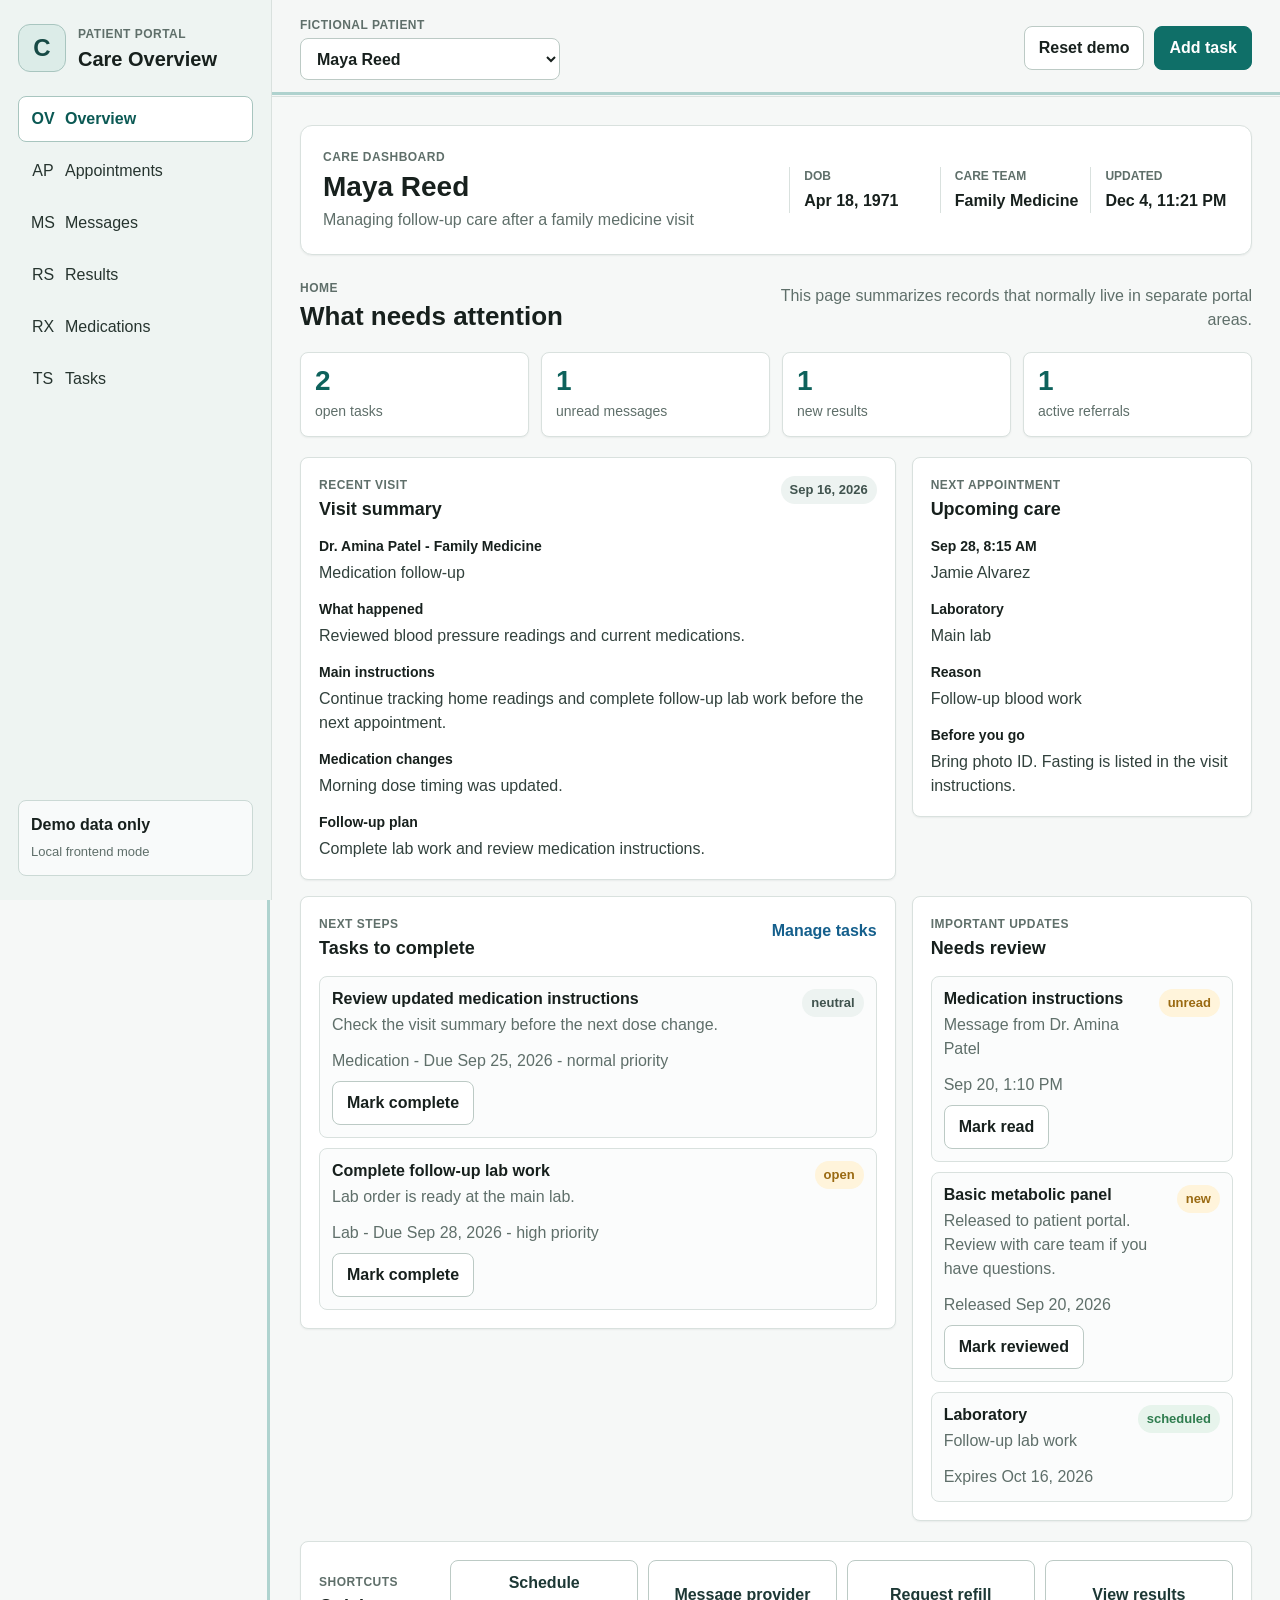
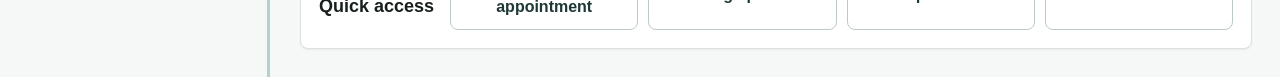
<file: frontend/index.html>
<!doctype html>
<html lang="en">
  <head>
    <meta charset="utf-8">
    <meta name="viewport" content="width=device-width, initial-scale=1">
    <title>Care Overview</title>
    <link rel="icon" href="data:,">
    <link rel="stylesheet" href="styles.css">
  </head>
  <body>
    <a class="skip-link" href="#main">Skip to main content</a>
    <div class="app-shell">
      <aside class="sidebar" aria-label="Primary">
        <div class="brand">
          <div class="brand-mark" aria-hidden="true">C</div>
          <div>
            <p class="eyebrow">Patient portal</p>
            <h1>Care Overview</h1>
          </div>
        </div>

        <nav class="nav-list" aria-label="Sections">
          <button class="nav-item is-active" type="button" data-view="overview">
            <span aria-hidden="true">OV</span>
            Overview
          </button>
          <button class="nav-item" type="button" data-view="appointments">
            <span aria-hidden="true">AP</span>
            Appointments
          </button>
          <button class="nav-item" type="button" data-view="messages">
            <span aria-hidden="true">MS</span>
            Messages
          </button>
          <button class="nav-item" type="button" data-view="results">
            <span aria-hidden="true">RS</span>
            Results
          </button>
          <button class="nav-item" type="button" data-view="medications">
            <span aria-hidden="true">RX</span>
            Medications
          </button>
          <button class="nav-item" type="button" data-view="tasks">
            <span aria-hidden="true">TS</span>
            Tasks
          </button>
        </nav>

        <div class="sidebar-note">
          <p>Demo data only</p>
          <span id="data-source">Local frontend mode</span>
        </div>
      </aside>

      <div class="page">
        <header class="topbar">
          <div>
            <p class="eyebrow">Fictional patient</p>
            <label class="patient-picker">
              <span class="sr-only">Select patient</span>
              <select id="patient-select"></select>
            </label>
          </div>
          <div class="topbar-actions">
            <button class="button secondary" type="button" id="reset-demo">Reset demo</button>
            <button class="button primary" type="button" data-jump="tasks">Add task</button>
          </div>
        </header>

        <main id="main" class="content" tabindex="-1">
          <div class="patient-banner">
            <div>
              <p class="eyebrow">Care dashboard</p>
              <h2 id="patient-name">Loading</h2>
              <p id="patient-context" class="muted">Loading patient information.</p>
            </div>
            <dl class="patient-facts" aria-label="Patient facts">
              <div>
                <dt>DOB</dt>
                <dd id="patient-dob">--</dd>
              </div>
              <div>
                <dt>Care team</dt>
                <dd id="patient-team">--</dd>
              </div>
              <div>
                <dt>Updated</dt>
                <dd id="last-updated">--</dd>
              </div>
            </dl>
          </div>

          <section class="view is-visible" id="view-overview" aria-labelledby="overview-title">
            <div class="section-heading">
              <div>
                <p class="eyebrow">Home</p>
                <h2 id="overview-title">What needs attention</h2>
              </div>
              <p class="muted">This page summarizes records that normally live in separate portal areas.</p>
            </div>

            <div class="metric-strip" aria-label="Important update counts">
              <article class="metric">
                <span id="count-tasks">0</span>
                <p>open tasks</p>
              </article>
              <article class="metric">
                <span id="count-messages">0</span>
                <p>unread messages</p>
              </article>
              <article class="metric">
                <span id="count-results">0</span>
                <p>new results</p>
              </article>
              <article class="metric">
                <span id="count-referrals">0</span>
                <p>active referrals</p>
              </article>
            </div>

            <div class="dashboard-grid">
              <section class="panel panel-large" aria-labelledby="recent-visit-title">
                <div class="panel-header">
                  <div>
                    <p class="eyebrow">Recent visit</p>
                    <h3 id="recent-visit-title">Visit summary</h3>
                  </div>
                  <span class="status neutral" id="recent-visit-date">--</span>
                </div>
                <div id="recent-visit"></div>
              </section>

              <section class="panel" aria-labelledby="appointment-title">
                <div class="panel-header">
                  <div>
                    <p class="eyebrow">Next appointment</p>
                    <h3 id="appointment-title">Upcoming care</h3>
                  </div>
                </div>
                <div id="next-appointment"></div>
              </section>

              <section class="panel panel-large" aria-labelledby="next-steps-title">
                <div class="panel-header">
                  <div>
                    <p class="eyebrow">Next steps</p>
                    <h3 id="next-steps-title">Tasks to complete</h3>
                  </div>
                  <button class="text-button" type="button" data-jump="tasks">Manage tasks</button>
                </div>
                <div id="task-list" class="item-list"></div>
              </section>

              <section class="panel" aria-labelledby="updates-title">
                <div class="panel-header">
                  <div>
                    <p class="eyebrow">Important updates</p>
                    <h3 id="updates-title">Needs review</h3>
                  </div>
                </div>
                <div id="updates-list" class="item-list"></div>
              </section>
            </div>

            <section class="quick-access" aria-labelledby="quick-title">
              <div>
                <p class="eyebrow">Shortcuts</p>
                <h3 id="quick-title">Quick access</h3>
              </div>
              <div class="quick-grid">
                <button class="quick-link" type="button" data-jump="appointments">Schedule appointment</button>
                <button class="quick-link" type="button" data-jump="messages">Message provider</button>
                <button class="quick-link" type="button" data-jump="medications">Request refill</button>
                <button class="quick-link" type="button" data-jump="results">View results</button>
              </div>
            </section>
          </section>

          <section class="view" id="view-appointments" aria-labelledby="appointments-title">
            <div class="section-heading">
              <div>
                <p class="eyebrow">Appointments</p>
                <h2 id="appointments-title">Upcoming and past visits</h2>
              </div>
            </div>
            <div class="split-layout">
              <section class="panel" aria-labelledby="new-appointment-title">
                <h3 id="new-appointment-title">Add appointment</h3>
                <form id="appointment-form" class="form-grid">
                  <label>
                    Provider
                    <select name="providerId" required></select>
                  </label>
                  <label>
                    Date and time
                    <input name="startsAt" type="datetime-local" required>
                  </label>
                  <label>
                    Visit type
                    <select name="visitType" required>
                      <option value="Office visit">Office visit</option>
                      <option value="Telehealth">Telehealth</option>
                      <option value="Lab visit">Lab visit</option>
                    </select>
                  </label>
                  <label>
                    Reason
                    <input name="reason" type="text" maxlength="80" required>
                  </label>
                  <label class="span-2">
                    Preparation notes
                    <textarea name="prepNotes" rows="3"></textarea>
                  </label>
                  <button class="button primary span-2" type="submit">Add appointment</button>
                </form>
              </section>
              <section class="panel" aria-labelledby="appointment-list-title">
                <h3 id="appointment-list-title">Appointment list</h3>
                <div id="appointments-list" class="item-list"></div>
              </section>
            </div>
          </section>

          <section class="view" id="view-messages" aria-labelledby="messages-title">
            <div class="section-heading">
              <div>
                <p class="eyebrow">Messages</p>
                <h2 id="messages-title">Care team messages</h2>
              </div>
            </div>
            <section class="panel">
              <div id="messages-list" class="item-list"></div>
            </section>
          </section>

          <section class="view" id="view-results" aria-labelledby="results-title">
            <div class="section-heading">
              <div>
                <p class="eyebrow">Results</p>
                <h2 id="results-title">Released test results</h2>
              </div>
              <p class="muted">The prototype only shows existing result summaries. It does not interpret medical meaning.</p>
            </div>
            <section class="panel">
              <div id="results-list" class="item-list"></div>
            </section>
          </section>

          <section class="view" id="view-medications" aria-labelledby="medications-title">
            <div class="section-heading">
              <div>
                <p class="eyebrow">Medications</p>
                <h2 id="medications-title">Medication and refill view</h2>
              </div>
            </div>
            <section class="panel">
              <div id="medications-list" class="item-list"></div>
            </section>
          </section>

          <section class="view" id="view-tasks" aria-labelledby="tasks-title">
            <div class="section-heading">
              <div>
                <p class="eyebrow">Tasks</p>
                <h2 id="tasks-title">Follow-up checklist</h2>
              </div>
            </div>
            <div class="split-layout">
              <section class="panel" aria-labelledby="new-task-title">
                <h3 id="new-task-title">Add follow-up task</h3>
                <form id="task-form" class="form-grid">
                  <label class="span-2">
                    Task title
                    <input name="title" type="text" maxlength="80" required>
                  </label>
                  <label>
                    Type
                    <select name="type" required>
                      <option value="Lab">Lab</option>
                      <option value="Medication">Medication</option>
                      <option value="Referral">Referral</option>
                      <option value="Message">Message</option>
                      <option value="Form">Form</option>
                    </select>
                  </label>
                  <label>
                    Priority
                    <select name="priority" required>
                      <option value="normal">Normal</option>
                      <option value="high">High</option>
                      <option value="low">Low</option>
                    </select>
                  </label>
                  <label>
                    Due date
                    <input name="dueAt" type="date" required>
                  </label>
                  <label class="span-2">
                    Details
                    <textarea name="details" rows="3"></textarea>
                  </label>
                  <button class="button primary span-2" type="submit">Add task</button>
                </form>
              </section>
              <section class="panel" aria-labelledby="all-tasks-title">
                <h3 id="all-tasks-title">All tasks</h3>
                <div id="all-tasks-list" class="item-list"></div>
              </section>
            </div>
          </section>
        </main>
      </div>
    </div>

    <div class="toast" id="toast" role="status" aria-live="polite"></div>
    <script src="app.js"></script>
  </body>
</html>
</file>
<file: frontend/styles.css>
:root {
  color-scheme: light;
  --page: #f6f8f7;
  --surface: #ffffff;
  --surface-soft: #fbfcfc;
  --text: #17201d;
  --muted: #5f6f6a;
  --border: #d9e1de;
  --border-strong: #bccac5;
  --action: #0f6f68;
  --action-hover: #0b5954;
  --link: #145f8c;
  --success: #2f7d4f;
  --warning: #9a6a12;
  --error: #a33a32;
  --info: #2d6f94;
  --focus: #1b8279;
  --radius: 8px;
  --sidebar: 272px;
  --shadow: 0 1px 2px rgba(23, 32, 29, 0.06);
}

* {
  box-sizing: border-box;
}

html {
  min-width: 320px;
}

body {
  margin: 0;
  background: var(--page);
  color: var(--text);
  font-family: -apple-system, BlinkMacSystemFont, "Segoe UI", Roboto, Helvetica, Arial, sans-serif;
  font-size: 16px;
  line-height: 1.5;
  letter-spacing: 0;
}

button,
input,
select,
textarea {
  font: inherit;
}

button {
  cursor: pointer;
}

button:disabled {
  cursor: not-allowed;
  opacity: 0.58;
}

:focus-visible {
  outline: 3px solid rgba(27, 130, 121, 0.32);
  outline-offset: 2px;
}

.skip-link {
  position: fixed;
  top: 12px;
  left: 12px;
  z-index: 10;
  transform: translateY(-140%);
  border-radius: var(--radius);
  background: var(--text);
  color: #ffffff;
  padding: 10px 14px;
}

.skip-link:focus {
  transform: translateY(0);
}

.sr-only {
  position: absolute;
  width: 1px;
  height: 1px;
  overflow: hidden;
  clip: rect(0, 0, 0, 0);
  white-space: nowrap;
}

.app-shell {
  display: grid;
  min-height: 100vh;
  grid-template-columns: var(--sidebar) minmax(0, 1fr);
}

.sidebar {
  position: sticky;
  top: 0;
  display: flex;
  height: 100vh;
  flex-direction: column;
  gap: 24px;
  border-right: 1px solid var(--border);
  background: #eef4f2;
  padding: 24px 18px;
}

.brand {
  display: grid;
  grid-template-columns: 48px 1fr;
  gap: 12px;
  align-items: center;
}

.brand-mark {
  display: grid;
  width: 48px;
  height: 48px;
  place-items: center;
  border: 1px solid #a8c5bf;
  border-radius: 12px;
  background: #dcece8;
  color: #174a45;
  font-size: 24px;
  font-weight: 700;
}

.brand h1,
.patient-banner h2,
.section-heading h2,
.panel h3,
.quick-access h3 {
  margin: 0;
  letter-spacing: 0;
}

.brand h1 {
  font-size: 20px;
  line-height: 1.2;
}

.eyebrow {
  margin: 0 0 4px;
  color: var(--muted);
  font-size: 12px;
  font-weight: 700;
  letter-spacing: 0.04em;
  text-transform: uppercase;
}

.nav-list {
  display: grid;
  gap: 6px;
}

.nav-item {
  display: flex;
  min-height: 44px;
  align-items: center;
  gap: 10px;
  border: 1px solid transparent;
  border-radius: var(--radius);
  background: transparent;
  color: #26342f;
  padding: 10px 12px;
  text-align: left;
}

.nav-item:hover {
  border-color: #cbd9d5;
  background: #f7fbfa;
}

.nav-item.is-active {
  border-color: #a8c5bf;
  background: #ffffff;
  color: #0b5954;
  font-weight: 700;
}

.nav-item span {
  display: grid;
  width: 24px;
  height: 24px;
  place-items: center;
  color: inherit;
}

.sidebar-note {
  margin-top: auto;
  border: 1px solid #cbd9d5;
  border-radius: var(--radius);
  background: rgba(255, 255, 255, 0.62);
  padding: 12px;
}

.sidebar-note p {
  margin: 0 0 2px;
  font-weight: 700;
}

.sidebar-note span {
  color: var(--muted);
  font-size: 13px;
}

.page {
  min-width: 0;
}

.topbar {
  display: flex;
  min-height: 80px;
  align-items: center;
  justify-content: space-between;
  gap: 16px;
  border-bottom: 1px solid var(--border);
  background: rgba(246, 248, 247, 0.92);
  padding: 16px 28px;
}

.patient-picker select,
input,
select,
textarea {
  width: 100%;
  border: 1px solid var(--border-strong);
  border-radius: var(--radius);
  background: #ffffff;
  color: var(--text);
}

.patient-picker select {
  min-width: 260px;
  min-height: 42px;
  padding: 8px 12px;
  font-weight: 700;
}

.topbar-actions {
  display: flex;
  flex-wrap: wrap;
  gap: 10px;
  justify-content: flex-end;
}

.button {
  display: inline-flex;
  min-height: 42px;
  align-items: center;
  justify-content: center;
  border-radius: var(--radius);
  padding: 9px 14px;
  font-weight: 700;
  text-decoration: none;
}

.button.primary {
  border: 1px solid var(--action);
  background: var(--action);
  color: #ffffff;
}

.button.primary:hover {
  border-color: var(--action-hover);
  background: var(--action-hover);
}

.button.secondary {
  border: 1px solid var(--border-strong);
  background: #ffffff;
  color: var(--text);
}

.button.secondary:hover {
  border-color: #91aaa3;
  background: #f8fbfa;
}

.button.danger {
  border: 1px solid var(--error);
  background: #ffffff;
  color: var(--error);
}

.text-button {
  border: 0;
  background: transparent;
  color: var(--link);
  font-weight: 700;
  padding: 4px 0;
}

.text-button:hover {
  color: #0f4e75;
  text-decoration: underline;
}

.content {
  display: grid;
  gap: 24px;
  max-width: 1240px;
  margin: 0 auto;
  padding: 28px;
}

.patient-banner {
  display: grid;
  grid-template-columns: minmax(0, 1fr) auto;
  gap: 24px;
  align-items: center;
  border: 1px solid var(--border);
  border-radius: 12px;
  background: var(--surface);
  padding: 22px;
  box-shadow: var(--shadow);
}

.patient-banner h2 {
  font-size: 28px;
  line-height: 1.2;
}

.muted {
  margin: 4px 0 0;
  color: var(--muted);
}

.patient-facts {
  display: grid;
  grid-template-columns: repeat(3, minmax(120px, 1fr));
  gap: 12px;
  margin: 0;
}

.patient-facts div {
  border-left: 1px solid var(--border);
  padding-left: 14px;
}

.patient-facts dt {
  color: var(--muted);
  font-size: 12px;
  font-weight: 700;
  text-transform: uppercase;
}

.patient-facts dd {
  margin: 4px 0 0;
  font-weight: 700;
}

.view {
  display: none;
}

.view.is-visible {
  display: grid;
  gap: 20px;
}

.section-heading {
  display: flex;
  align-items: end;
  justify-content: space-between;
  gap: 16px;
}

.section-heading h2 {
  font-size: 26px;
  line-height: 1.2;
}

.section-heading .muted {
  max-width: 520px;
  text-align: right;
}

.metric-strip {
  display: grid;
  grid-template-columns: repeat(4, minmax(0, 1fr));
  gap: 12px;
}

.metric {
  border: 1px solid var(--border);
  border-radius: var(--radius);
  background: var(--surface);
  padding: 14px;
  box-shadow: var(--shadow);
}

.metric span {
  display: block;
  color: #0e625c;
  font-size: 28px;
  font-weight: 800;
  line-height: 1;
}

.metric p {
  margin: 6px 0 0;
  color: var(--muted);
  font-size: 14px;
}

.dashboard-grid {
  display: grid;
  grid-template-columns: minmax(0, 1.4fr) minmax(320px, 0.8fr);
  gap: 16px;
  align-items: start;
}

.panel {
  min-width: 0;
  border: 1px solid var(--border);
  border-radius: var(--radius);
  background: var(--surface);
  padding: 18px;
  box-shadow: var(--shadow);
}

.panel-large {
  min-height: 280px;
}

.panel-header {
  display: flex;
  align-items: start;
  justify-content: space-between;
  gap: 12px;
  margin-bottom: 16px;
}

.panel h3,
.quick-access h3 {
  font-size: 18px;
  line-height: 1.25;
}

.summary-stack {
  display: grid;
  gap: 14px;
}

.summary-line {
  display: grid;
  gap: 4px;
}

.summary-line strong {
  font-size: 14px;
}

.summary-line p {
  margin: 0;
  color: #31413c;
}

.item-list {
  display: grid;
  gap: 10px;
}

.item {
  display: grid;
  gap: 8px;
  border: 1px solid var(--border);
  border-radius: var(--radius);
  background: var(--surface-soft);
  padding: 12px;
}

.item-main {
  display: flex;
  align-items: start;
  justify-content: space-between;
  gap: 12px;
}

.item-main h4 {
  margin: 0;
  font-size: 16px;
  line-height: 1.25;
}

.item-main p,
.item p {
  margin: 4px 0 0;
  color: var(--muted);
}

.item-actions {
  display: flex;
  flex-wrap: wrap;
  gap: 8px;
}

.status {
  display: inline-flex;
  min-height: 28px;
  align-items: center;
  border-radius: 999px;
  padding: 4px 9px;
  font-size: 13px;
  font-weight: 700;
  white-space: nowrap;
}

.status.neutral {
  background: #edf3f1;
  color: #40534e;
}

.status.success {
  background: #e7f4ec;
  color: var(--success);
}

.status.warning {
  background: #fff4db;
  color: var(--warning);
}

.status.error {
  background: #fbe8e6;
  color: var(--error);
}

.status.info {
  background: #e6f1f7;
  color: var(--info);
}

.quick-access {
  display: grid;
  grid-template-columns: auto minmax(0, 1fr);
  gap: 16px;
  align-items: center;
  border: 1px solid var(--border);
  border-radius: var(--radius);
  background: #ffffff;
  padding: 18px;
  box-shadow: var(--shadow);
}

.quick-grid {
  display: grid;
  grid-template-columns: repeat(4, minmax(0, 1fr));
  gap: 10px;
}

.quick-link {
  min-height: 48px;
  border: 1px solid var(--border-strong);
  border-radius: var(--radius);
  background: #ffffff;
  color: #1d3835;
  padding: 10px;
  font-weight: 700;
}

.quick-link:hover {
  border-color: #91aaa3;
  background: #f8fbfa;
}

.split-layout {
  display: grid;
  grid-template-columns: minmax(280px, 0.8fr) minmax(0, 1.2fr);
  gap: 16px;
  align-items: start;
}

.form-grid {
  display: grid;
  grid-template-columns: repeat(2, minmax(0, 1fr));
  gap: 14px;
}

.form-grid label {
  display: grid;
  gap: 6px;
  color: #293834;
  font-size: 14px;
  font-weight: 700;
}

.form-grid input,
.form-grid select,
.form-grid textarea {
  min-height: 42px;
  padding: 9px 10px;
  font-weight: 400;
}

.form-grid textarea {
  resize: vertical;
}

.span-2 {
  grid-column: 1 / -1;
}

.empty {
  border: 1px dashed var(--border-strong);
  border-radius: var(--radius);
  background: #ffffff;
  padding: 18px;
}

.empty strong {
  display: block;
  margin-bottom: 4px;
}

.toast {
  position: fixed;
  right: 20px;
  bottom: 20px;
  z-index: 20;
  max-width: min(360px, calc(100vw - 40px));
  transform: translateY(16px);
  border: 1px solid #a8c5bf;
  border-radius: var(--radius);
  background: #ffffff;
  color: var(--text);
  box-shadow: 0 10px 26px rgba(23, 32, 29, 0.12);
  opacity: 0;
  padding: 12px 14px;
  pointer-events: none;
  transition: opacity 160ms ease, transform 160ms ease;
}

.toast.is-visible {
  transform: translateY(0);
  opacity: 1;
}

@media (max-width: 980px) {
  .app-shell {
    grid-template-columns: 1fr;
  }

  .sidebar {
    position: static;
    height: auto;
    padding: 14px;
  }

  .brand {
    grid-template-columns: 40px 1fr;
  }

  .brand-mark {
    width: 40px;
    height: 40px;
    border-radius: 10px;
    font-size: 20px;
  }

  .nav-list {
    display: flex;
    overflow-x: auto;
    padding-bottom: 4px;
  }

  .nav-item {
    flex: 0 0 auto;
  }

  .sidebar-note {
    display: none;
  }

  .topbar {
    align-items: start;
    flex-direction: column;
    padding: 16px;
  }

  .patient-picker select {
    min-width: min(100%, 340px);
  }

  .content {
    padding: 16px;
  }

  .patient-banner,
  .quick-access,
  .split-layout,
  .dashboard-grid {
    grid-template-columns: 1fr;
  }

  .patient-facts,
  .metric-strip,
  .quick-grid {
    grid-template-columns: repeat(2, minmax(0, 1fr));
  }

  .section-heading {
    align-items: start;
    flex-direction: column;
  }

  .section-heading .muted {
    text-align: left;
  }
}

@media (max-width: 560px) {
  body {
    font-size: 15px;
  }

  .topbar-actions,
  .button,
  .patient-picker select {
    width: 100%;
  }

  .patient-facts,
  .metric-strip,
  .quick-grid,
  .form-grid {
    grid-template-columns: 1fr;
  }

  .patient-facts div {
    border-left: 0;
    border-top: 1px solid var(--border);
    padding-top: 10px;
    padding-left: 0;
  }

  .item-main {
    flex-direction: column;
  }

  .section-heading h2,
  .patient-banner h2 {
    font-size: 24px;
  }
}

@media (prefers-reduced-motion: reduce) {
  *,
  *::before,
  *::after {
    scroll-behavior: auto !important;
    transition: none !important;
  }
}
</file>
